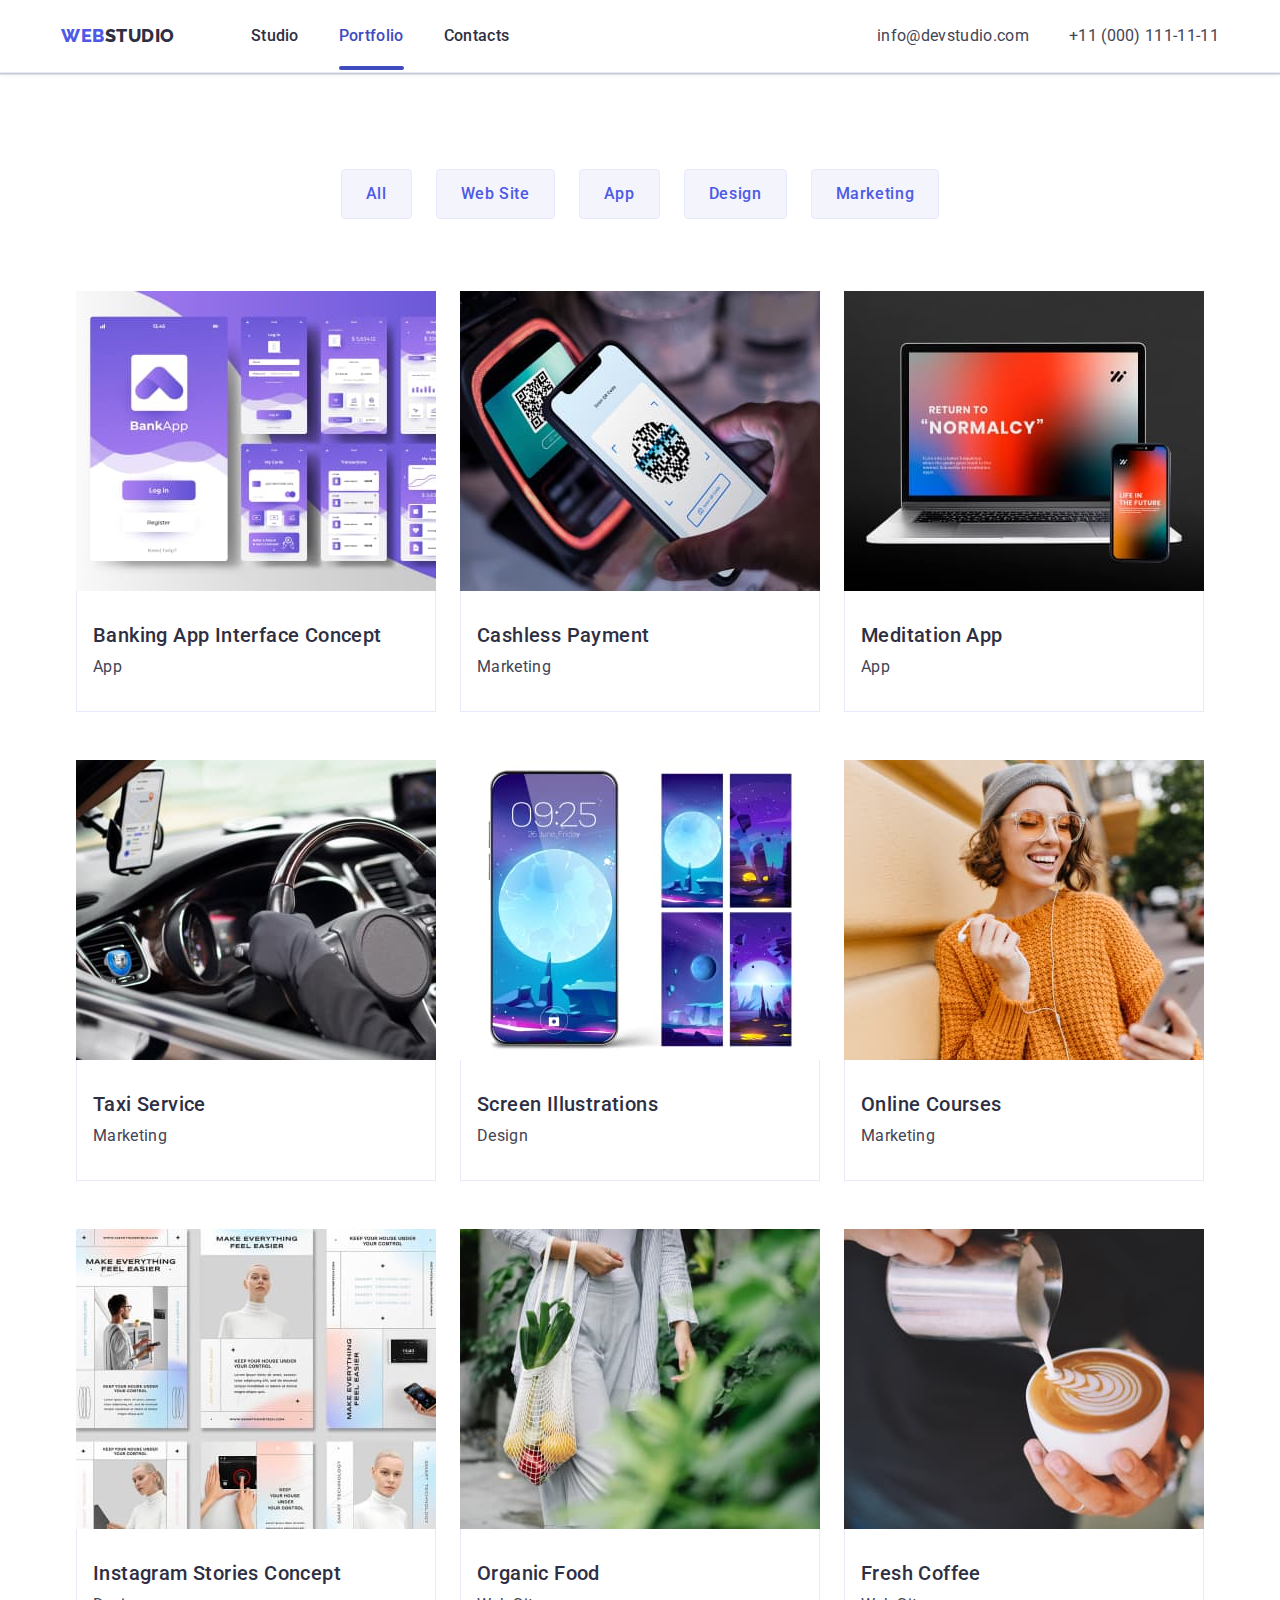
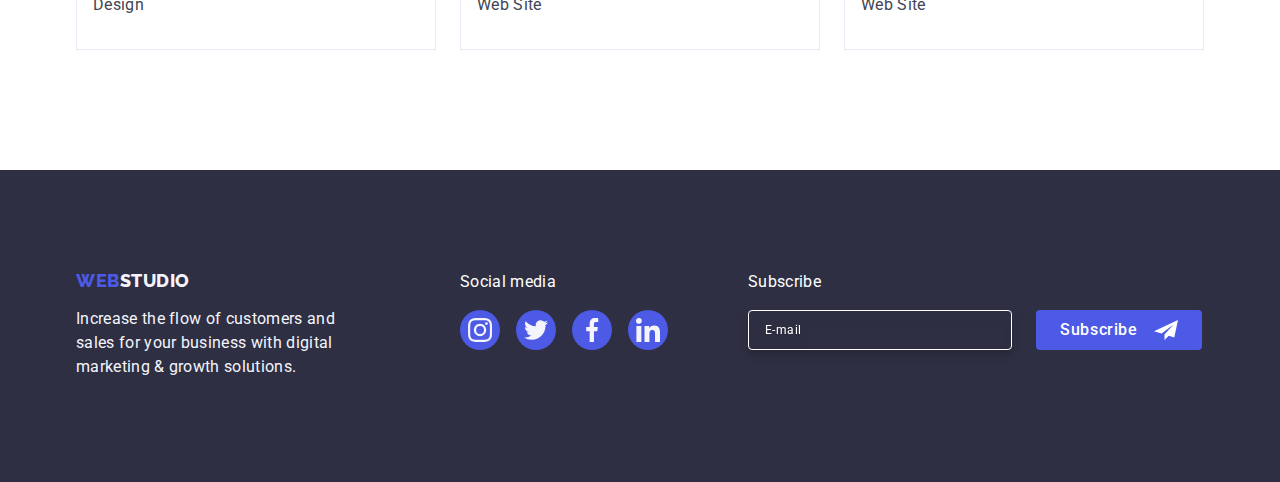
<file: portfolio.html>
<!DOCTYPE html>
<html lang="en">
<head>

    <meta charset="UTF-8">
    <meta name="viewport" content="width=device-width, initial-scale=1.0">
    <title>WEBSTUDIO</title>

    <link rel="preconnect" href="https://fonts.googleapis.com" />
    <link rel="preconnect" href="https://fonts.gstatic.com" crossorigin />
    <link href="https://fonts.googleapis.com/css2?family=Raleway:wght@800&family=Roboto:wght@400;500;700;900&display=swap" rel="stylesheet" />

    <!--Normilize-->
    <link rel="stylesheet" href="https://cdn.jsdelivr.net/npm/modern-normalize@2.0.0/modern-normalize.min.css">

    <link rel="stylesheet" href="./css/styles.css" />
    
</head>
<body class="page">
    <!--Top line-->
    <header class="header"> 
    <div class="header-container">
    <nav class="header-nav">
    <!--Links on other page-->
    <a 
      class="header-logo link" href="./index.html"
      >Web<span class="accent">Studio</span>
    </a>
        <ul class="header-list list">
          <li class="header-item">
            <a class="header-link link" href="./index.html">Studio</a>
        </li>
          <li class="header-item">
            <a class="header-link link active" href="./portfolio.html">Portfolio</a>
        </li>
          <li class="header-item">
            <a class="header-link link" href="">Contacts</a>
        </li>       
        </ul>
      </nav>
      <address class="address">
        <ul  class="list contact">
          <li>
            <a class="link contact-link" href="mailto:info@devstudio.com">info@devstudio.com</a>
        </li>
          <li>
            <a class="link contact-link" href="tel:+110001111111">+11 (000) 111-11-11</a>
        </li>
        </ul>
      </address>
    </div>
    </header>
    
    <!--Sections button-->
    <main>

    <section class="section-main">
    <div class="container">
    <h1 class="visually-hidden">Portfolio</h1>

        <ul class="list btn">
          <li>
            <button class="btn-text" type="button">All</button>
          </li> 
          <li>
            <button class="btn-text" type="button">Web Site</button>
          </li>
          <li>
            <button class="btn-text" type="button">App</button>
          </li>
          <li>
            <button class="btn-text" type="button">Design</button>
          </li>
          <li>
            <button class="btn-text" type="button">Marketing</button>
          </li>
        </ul>
        <!--Sections photo-->
    <ul class="list gallery">

        <li class="gallery-list">
            <a class="card-link" href="">
              <div class="card-top-wrap">
                <img src="./images/imagesportfolio/app.jpg" alt="app" width="360" height="300">
                <p class="card-cover-text">
                  14 Stylish and User-Friendly App Design Concepts · Task
                  Manager App · Calorie Tracker App · Exotic Fruit Ecommerce
                  App · Cloud Storage App
                </p>
              </div>
              <div class="card-border">
                  <h2 class="gallery-title">Banking App Interface Concept</h2>
                  <p class="gallery-text">App</p>
              </div>
            </a>
        </li>
        <li class="gallery-list">
            <a class="card-link" href="">
              <div class="card-top-wrap">
                  <img src="./images/imagesportfolio/qrcode.jpg" alt="qrcode" width="360" height="300">
                  <p class="card-cover-text">
                    14 Stylish and User-Friendly App Design Concepts · Task
                    Manager App · Calorie Tracker App · Exotic Fruit Ecommerce
                    App · Cloud Storage App
                  </p>
              </div>
              <div class="card-border">
                  <h2 class="gallery-title">Cashless Payment</h2>
                  <p class="gallery-text">Marketing</p>
                  </div>
                </a>
            </li>
        <li class="gallery-list">
            <a class="card-link" href="">
                <div class="card-top-wrap">
                  <img src="./images/imagesportfolio/laptop.jpg" alt="laptop" width="360" height="300">
                  <p class="card-cover-text">
                    14 Stylish and User-Friendly App Design Concepts · Task
                    Manager App · Calorie Tracker App · Exotic Fruit Ecommerce
                    App · Cloud Storage App
                  </p>
                </div>
                <div class="card-border">
                  <h2 class="gallery-title">Meditation App</h2>
                  <p class="gallery-text">App</p>
                </div>
            </a>
        </li>
        <li class="gallery-list">
            <a class="card-link" href="">
              <div class="card-top-wrap">
                <img src="./images/imagesportfolio/taxi.jpg" alt="taxi" width="360" height="300">
                  <p class="card-cover-text">
                    14 Stylish and User-Friendly App Design Concepts · Task
                    Manager App · Calorie Tracker App · Exotic Fruit Ecommerce
                    App · Cloud Storage App
                  </p>
              </div>
              <div class="card-border">
                  <h2 class="gallery-title">Taxi Service</h2>
                  <p class="gallery-text">Marketing</p>
              </div>
            </a>
        </li>
        <li class="gallery-list">
            <a class="card-link" href="">
              <div class="card-top-wrap">
                <img src="./images/imagesportfolio/screen.jpg" alt="screen" width="360" height="300">
                  <p class="card-cover-text">
                    14 Stylish and User-Friendly App Design Concepts · Task
                    Manager App · Calorie Tracker App · Exotic Fruit Ecommerce
                    App · Cloud Storage App
                  </p>
              </div>
              <div class="card-border">
                  <h2 class="gallery-title">Screen Illustrations</h2>
                  <p class="gallery-text">Design</p>
              </div>
            </a>
        </li>
        <li class="gallery-list">
            <a class="card-link" href="">
              <div class="card-top-wrap">
                <img src="./images/imagesportfolio/girl.jpg" alt="girl" width="360" height="300">
                  <p class="card-cover-text">
                    14 Stylish and User-Friendly App Design Concepts · Task
                    Manager App · Calorie Tracker App · Exotic Fruit Ecommerce
                    App · Cloud Storage App
                  </p>
              </div>    
              <div class="card-border">
                  <h2 class="gallery-title">Online Courses</h2>
                  <p class="gallery-text">Marketing</p>
              </div>
            </a>
          </li>
          <li class="gallery-list">
              <a class="card-link" href="">
                <div class="card-top-wrap">
                    <img src="./images/imagesportfolio/stories.jpg" alt="stories" width="360" height="300">
                    <p class="card-cover-text">
                      14 Stylish and User-Friendly App Design Concepts · Task
                      Manager App · Calorie Tracker App · Exotic Fruit Ecommerce
                      App · Cloud Storage App
                    </p>
                </div>
                <div class="card-border">
                    <h2 class="gallery-title">Instagram Stories Concept</h2>
                    <p class="gallery-text">Design</p>
                </div>
              </a>
          </li>
            <li class="gallery-list">
                <a class="card-link" href="">
                  <div class="card-top-wrap">
                    <img src="./images/imagesportfolio/vegetable.jpg" alt="vegetable" width="360" height="300">
                    <p class="card-cover-text">
                      14 Stylish and User-Friendly App Design Concepts · Task
                      Manager App · Calorie Tracker App · Exotic Fruit Ecommerce
                      App · Cloud Storage App
                    </p>
                </div>
                <div class="card-border">
                    <h2 class="gallery-title">Organic Food</h2>
                    <p class="gallery-text">Web Site</p>
                </div>
              </a>
          </li>
          <li class="gallery-list">
              <a class="card-link" href="">
                <div class="card-top-wrap">
                  <img src="./images/imagesportfolio/coffee.jpg" alt="coffee" width="360" height="300">
                    <p class="card-cover-text">
                      14 Stylish and User-Friendly App Design Concepts · Task
                      Manager App · Calorie Tracker App · Exotic Fruit Ecommerce
                      App · Cloud Storage App
                    </p>
                </div>
                <div class="card-border">
                    <h2 class="gallery-title">Fresh Coffee</h2>
                    <p class="gallery-text">Web Site</p>
                </div>
              </a>
          </li>
      </ul>
    </div>
  </section>
  </main>
    <!--Buttom-->
    <footer class="page-footer">
      <div class="container page-footer-link">
        <div class="footer-container">
          <a class="link footer-logo" href="">Web<span class="accent-color">Studio</span></a>
          <p class="text">
            Increase the flow of customers and sales for your business with digital marketing & growth solutions.
          </p>
        </div>
    
        <div class="footer-link">
          <p class="text-footer">Social media</p>
    
          <ul class="link-card-footer list">
            <li class="team-link-card">
              <a class="team-link socials-footer" href="" aria-label="Instagram">
                <svg class="team-icon" width="24" height="24">
                  <use href="./images/icons.svg#icon-instagram"></use>
                </svg>
              </a>
            </li>
            <li class="team-link-card">
              <a class="team-link socials-footer" href="" aria-label="Twitter">
                <svg class="team-icon" width="24" height="24">
                  <use href="./images/icons.svg#icon-twitter"></use>
                </svg>
              </a>
            </li>
            <li class="team-link-card">
              <a class="team-link socials-footer" href="" aria-label="Facebook">
                <svg class="team-icon" width="24" height="24">
                  <use href="./images/icons.svg#icon-facebook"></use>
                </svg>
              </a>
            </li>
            <li class="team-link-card">
              <a class="team-link socials-footer" href="" aria-label="Linkedin">
                <svg class="team-icon" width="24" height="24">
                  <use href="./images/icons.svg#icon-linkedin"></use>
                </svg>
              </a>
            </li>
          </ul>
        </div>
        <div class="footer-subscribe">
          <p class="text-footer">Subscribe</p>
          <form class="subscribe-form" name="subscribe_form">
            <label class="subscribe-form-label">
              <input class="subscribe-form-input" type="email" name="form-email" placeholder="E-mail" />
            </label>
            <button class="footer-subscribe-btn" type="submit">Subscribe
              <svg class="footer-btn-icon" width="24" height="24">
                <use href="./images/icons.svg#icon-telegram"></use>
              </svg>
            </button>
          </form>
        </div>
      </div>
    </footer>
</body>
</html>
</file>
<file: css/styles.css>
:root {
  --color-iris: #4d5ae5;
  --color-title: #2e2f42;
  --color-text: #434455;
  --color-link: #434455;
  --color-white: #ffffff;
  --background-hero: #2e2f42;
  --lightslate: #8e8f99;
  --ocean: #404bbf;
  --green-hover: #31d0aa;
  --cloud: #f4f4fd;
  --navyblue-modal: rgba(46, 47, 66, 0.4);
  --dairy-modal: #fcfcfc;
  --cornflower-close: #e7e9fc;
  --navyblue: #2e2f42;
}

body {
  color: var(--color-text);
  background-color: var(--color-white);
  font-family: 'Roboto', sans-serif;
  font-style: normal;
  letter-spacing: 0.02em;
}

/* Reset */
h1,
h2,
h3,
h4,
h5,
h6,
p {
  color: var(--color-title);
  margin: 0;
}

img {
  display: block;
  max-width: 100%;
  height: auto;
}

ul,
ol {
  list-style: none;
  margin: 0;
  padding: 0;
}

a {
  text-decoration: none;
  color: currentColor;
}

button {
  font-family: inherit;
  cursor: pointer;
}

.list {
  list-style: none;
}

.link {
  text-decoration: none;
}

/* Base styles */
.visually-hidden {
  position: absolute;
  width: 1px;
  height: 1px;
  margin: -1px;
  border: 0;
  padding: 0;
  white-space: nowrap;
  clip-path: inset(100%);
  clip: rect(0, 0, 0, 0);
  overflow: hidden;
}

@media only screen and (max-width: 767px) {
  .feature-section {
    padding: 96px 0;
  }

  .section-team {
    padding: 96px 0;
  }
}

@media only screen and (min-width: 768px) {
  .feature-section {
    padding: 96px 0;
  }
}

@media only screen and (min-width: 1158px) {
  .feature-section {
    padding: 120px 0;
  }
}

/* Base styles for small devices */
@media only screen and (max-width: 767px) {
  .container {
    min-width: 320px;
    max-width: 428px;
    padding-left: 16px;
    padding-right: 16px;
    margin-left: auto;
    margin-right: auto;
  }
}

/* Tablet screen */
@media screen and (min-width: 767px) {
  .container {
    max-width: 768px;
    max-width: 768px;
    padding-left: 16px;
    padding-right: 16px;
    margin-left: auto;
    margin-right: auto;
  }
}

/* Desktop screen */
@media only screen and (min-width: 1157px) {
  .container {
    max-width: 1158px;
    margin-left: auto;
    margin-right: auto;
    padding: 0 15px;
  }
}

/* Header styles */

@media only screen and (max-width: 767px) {
  .header-item {
    display: none;
  }

  .address {
    display: none;
  }

  .header {
    padding-top: 24px;
    padding-bottom: 24px;
    padding-left: 16px;
    padding-right: 16px;
  }
}

@media only screen and (min-width: 768px) {
  .header {
    padding-top: 16px;
    padding-bottom: 16px;
    padding-left: 16px;
    padding-right: 16px;
    border-bottom: 1px solid #e7e9fc;
    box-shadow: 0px 1px 6px 0px rgba(46, 47, 66, 0.08),
      0px 1px 1px 0px rgba(46, 47, 66, 0.16),
      0px 2px 1px 0px rgba(46, 47, 66, 0.08);
  }

  .contact {
    display: flex;
    flex-direction: column;
    align-items: center;
    gap: 12px;
  }

  .contact-link {
    color: var(--color-link);
    font-size: 12px;
    font-weight: 400;
    line-height: 1.17;
    letter-spacing: 0.48px;
    text-decoration: none;
    transition: color 250ms cubic-bezier(0.4, 0, 0.2, 1);
  }

  .header-link.active::after {
    content: '';
    position: absolute;
    bottom: -8px;
    left: 0;

    display: block;
    width: 100%;
    height: 4px;
    background-color: var(--ocean);

    border-radius: 2px;
  }
}

@media only screen and (min-width: 1157.98px) {
  .header {
    padding-left: 16px;
    padding-right: 16px;
    padding: auto;
    padding-top: 24px;
    padding-bottom: 24px;
    border-bottom: 1px solid #e7e9fc;
    box-shadow: 0px 1px 6px 0px rgba(46, 47, 66, 0.08),
      0px 1px 1px 0px rgba(46, 47, 66, 0.16),
      0px 2px 1px 0px rgba(46, 47, 66, 0.08);
  }

  .contact {
    display: flex;
    flex-direction: row;
    align-items: center;
    gap: 40px;
  }

  .contact-link {
    color: var(--color-link);
    font-style: normal;
    font-size: 16px;
    font-weight: 400;
    line-height: 1.5;
    letter-spacing: 0.32px;
    text-decoration: none;
    transition: color 250ms cubic-bezier(0.4, 0, 0.2, 1);
  }

  .header-link.active::after {
    content: '';
    position: absolute;
    bottom: -1px;
    left: 0;
    display: block;
    width: 100%;
    height: 4px;
    background-color: var(--ocean);
    border-radius: 2px;
  }
}

.header-logo {
  margin-right: 76px;
  font-family: 'Raleway', sans-serif;
  font-weight: 800;
  font-size: 18px;
  line-height: 1.17;
  letter-spacing: 0.03em;
  color: var(--color-iris);
  text-decoration: none;
  text-transform: uppercase;
  display: inline-block;
}

.header-container {
  display: flex;
  align-items: center;
  justify-content: space-between;
}

/*  .header {
      display: block;
      border-bottom: 1px solid #e7e9fc;
      box-shadow:
      0px 1px 6px 0px rgba(46, 47, 66, 0.08),
      0px 1px 1px 0px rgba(46, 47, 66, 0.16),
      0px 2px 1px 0px rgba(46, 47, 66, 0.08);
    }  */

.header-nav {
  display: flex;
  align-items: center;
}

.header-list {
  display: flex;
  align-items: center;
  gap: 40px;
}

.accent {
  color: var(--color-title);
}

.header-link {
  position: relative;
  color: var(--color-title);
  font-weight: 500;
  font-size: 16px;
  line-height: 1.5;
  text-decoration: none;
  padding: 24px 0;
  transition: color 250ms cubic-bezier(0.4, 0, 0.2, 1);
}

/*  .header-link.active::after {
      content: '';
      position: absolute;
      bottom: -1px;
      left: 0;
    
      display: block;
      width: 100%;
      height: 4px;
      background-color: var(--ocean);
    
      border-radius: 2px;
    }  */

.active {
  color: var(--ocean);
}

.header-link.active:hover,
.header-link.active:focus {
  color: #404bbf;
  transition: 250ms cubic-bezier(0.4, 0, 0.2, 1);
}

.contact-link:hover,
.contact-link:focus {
  color: #404bbf;
  transition: 250ms cubic-bezier(0.4, 0, 0.2, 1);
}

.site-nav .link:active {
  color: var(--color-iris);
}

.address {
  font-style: normal;
}



/*
    @media only screen and (min-width: 1158px) {
      .header-logo {
      margin-right: 76px;
      }
      .header-nav {
      margin-right: 332px;
        }
      }

     /* .address {
        display: none;
      }
      .header {
        padding-top: 24px;
        padding-bottom: 24px;
        } */

/*
   @media only screen and (min-width: 768px) {
      .header-list {
         header padding-top: 16px;
        padding-bottom: 16px; 
        display: flex;
        flex-direction: column;
        gap: 12px;
        padding: 0;
        }
      .contact-link {
        font-size: 12px;
        font-style: normal;
        line-height: 1.17;
        letter-spacing: 0.48px;
        color: var(--main-textcolor);
        transition: color 250ms cubic-bezier(0.4, 0, 0.2, 1);
        }
      }

   @media only screen and (min-width: 1158px) {
      .header-list {
        padding-top: 24px;
        padding-bottom: 24px;  
        display: flex;
        flex-direction: column;
        gap: 12px;
        padding: 0;
        }
      .contact-link {
        font-size: 12px;
        font-style: normal;
        line-height: 1.17;
        letter-spacing: 0.48px;
        color: var(--main-textcolor);
        transition: color 250ms cubic-bezier(0.4, 0, 0.2, 1);
      }
        }
        
   @media only screen and (min-width: 1158px) {
     .header-list {
        flex-direction: row;
        gap: 40px;
     }
      
      .contacts-link {
        font-size: 16px;
        line-height: 1.5;
        letter-spacing: 0.02em;
          }
            }
      
   @media only screen and (max-width: 767px) {
      .header-nav {
        display: none;
          }
      
      .header-list {
        display: none;
          }
        } */

.header-container {
  margin: auto;
  max-width: 1158px;
  display: flex;
  align-items: center;
  justify-content: space-between;
}


/* Hero */
@media only screen and (max-width: 767px) {
  .hero {
    /*padding-top: 188px;
      padding-bottom: 188px; */

    padding-top: 112px;
    padding-bottom: 112px;
    background: var(--background-hero);
    max-width: 428px;
    /*max-width: 1440px;*/

    margin: 0 auto;
    background-repeat: no-repeat;
    background-position: center;
    background-size: cover;
    background-image: linear-gradient(
        rgba(46, 47, 66, 0.7),
        rgba(46, 47, 66, 0.7)),
        url(../images/mob-bg@1x.jpg);
      }

  @media (min-device-pixel-ratio: 2),
  (min-resolution: 192dpi),
  (min-resolution: 2dppx) {
    .hero {
      background-image: linear-gradient(
        rgba(46, 47, 66, 0.7),
        rgba(46, 47, 66, 0.7)),
        url(../images/mob-bg@2x.jpg);
      }
    }
  }

  .hero-title {
    text-align: center;
    color: var(--color-white);
    font-size: 36px;
    line-height: 1.11;
    letter-spacing: 0.02em;
    margin-bottom: 48px;
    max-width: 496px;
    margin: 0 auto 48px auto;
  }

@media only screen and (min-width: 768px) {
  .hero {
    padding-top: 112px;
    padding-bottom: 112px;
    background: var(--background-hero);
    max-width: 767px;
    margin: 0 auto;
    background-image: 
        linear-gradient(
        rgba(46, 47, 66, 0.7),
        rgba(46, 47, 66, 0.7)),
        url(../images/tab-bg@1x.jpg);
    background-repeat: no-repeat;
    background-position: center;
    background-size: cover;
  }

  @media (min-device-pixel-ratio: 2),
  (min-resolution: 192dpi),
  (min-resolution: 2dppx) {
    .hero {
      background-image: linear-gradient(
       rgba(46, 47, 66, 0.7),
       rgba(46, 47, 66, 0.7)),
        url(../images/tab-bg@2x.jpg);
    }
  }

  .hero-title {
    color: var(--color-white);
    font-weight: 700;
    font-size: 56px;
    line-height: 1.07;
    letter-spacing: 0.02em;
    text-align: center;
    max-width: 496px;
    margin: 0 auto;
    margin-bottom: 48px;
  }
}

@media only screen and (min-width: 1157px) {
  .hero {
    padding-top: 188px;
    padding-bottom: 188px;
    background: var(--background-hero);
    max-width: 1440px;
    margin: 0 auto;
    background-image: linear-gradient(
        rgba(46, 47, 66, 0.7),
        rgba(46, 47, 66, 0.7)),
        url(../images/bgimg@1x.jpg);
    background-repeat: no-repeat;
    background-position: center;
    background-size: cover;
  }

  @media (min-device-pixel-ratio: 2),
  (min-resolution: 192dpi),
  (min-resolution: 2dppx) {
    .hero {
      background-image: linear-gradient(
          rgba(46, 47, 66, 0.7),
          rgba(46, 47, 66, 0.7)),
          url(../images/bgimg@2x.jpg);
      }
    }

  .hero-title {
    color: var(--color-white);
    font-weight: 700;
    font-size: 56px;
    line-height: 1.07;
    letter-spacing: 0.02em;
    text-align: center;
    max-width: 496px;
    margin: 0 auto;
    margin-bottom: 48px;
  }
}

.hero-button {
  display: block;
  margin: 0 auto;
  min-width: 169px;
  height: 56px;
  left: 636px;
  top: 428px;
  background: var(--color-iris);
  color: var(--color-white);
  font-family: 'Roboto', sans-serif;
  ;
  font-weight: 500;
  font-size: 16px;
  line-height: 1.5;
  letter-spacing: 0.04em;
  cursor: pointer;
  border: none;
  border-radius: 4px;
  transition: background-color 250ms cubic-bezier(0.4, 0, 0.2, 1);
}

.hero-button:hover,
.hero-button:focus {
  background-color: #404bbf;
  transition: 250ms cubic-bezier(0.4, 0, 0.2, 1);
}

/* About us section */

/*  .feature-section {
    padding: 96px 0;} */

@media only screen and (max-width: 767px) {
  .feature {
    display: flex;
    text-align: center;
    justify-content: center;
    flex-wrap: wrap;
    row-gap: 72px;
  }

  .feature-title {
    font-size: 36px;
    color: var(--color-title);
    font-weight: 700;
    line-height: 1.11;
    letter-spacing: 0.02em;
    text-transform: capitalize;
    margin-bottom: 8px;
  }

  .feature-text {
    color: var(--color-text);
    font-size: 16px;
    letter-spacing: 0.32px;
    line-height: 1.5;
    font-weight: 500;
    text-align: left;
  }
}

@media only screen and (min-width: 768px) {
  .feature {
    display: flex;
    justify-content: center;
    flex-wrap: wrap;
    gap: 72px 24px;
  }

  .feature-list {
    width: calc((100% - 48px) / 2);
  }

  .feature-title {
    font-size: 36px;
    font-weight: 700;
    line-height: 1.11;
    letter-spacing: 0.72px;
    text-transform: capitalize;
    margin-bottom: 8px;
  }

  .feature-text {
    font-size: 16px;
    font-weight: 500;
    line-height: 1.5;
    letter-spacing: 0.32px;
    color: var(--color-text);
  }
}

@media only screen and (min-width: 1157.98px) {

  /*list feature*/
  .feature {
    display: flex;
    gap: 24px;
  }

  .icon-container {
    display: flex;
    justify-content: center;
    align-items: center;
    width: 264px;
    height: 112px;
    border-radius: 4px;
    background: #f4f4fd;
    margin-bottom: 8px;
  }

  .feature-list {
    width: calc((100% - 72px) / 4);
  }

  .feature-title {
    color: var(--color-title);
    font-weight: 500;
    font-size: 20px;
    line-height: 1.2;
    letter-spacing: 0.02em;
    margin-bottom: 8px;
  }

  .feature-text {
    color: var(--color-text);
    font-size: 16px;
    font-style: normal;
    font-weight: 400;
    line-height: 1.5;
    letter-spacing: 0.32px;
  }
}

@media only screen and (max-width: 767px) {
  .icon-container {
    display: none;
  }
}

@media only screen and (max-width: 1157px) {
  .icon-container {
    display: none;
  }
}

.feature-icon {}

/*@media only screen and (min-width: 1158px) {
    .feature-section {
        padding: 120px 0;
      }
    }
    .text {
    line-height: 1.5;
    }  */

/* What are we doing */

@media only screen and (max-width: 1157px) {
  .section-pic {
    /*padding-bottom: 120px; */
    display: none;
  }
}

.section-pic {
  padding-bottom: 120px;
}

.section-title {
  margin-bottom: 72px;
  color: var(--color-title);
  font-size: 36px;
  line-height: 1.11;
  letter-spacing: 0.02em;
  text-align: center;
  text-transform: capitalize;
}

.section-pic-img {
  display: flex;
  gap: 24px;
}

.images {
  width: calc((100% - 48px) / 3);
}

/* Our Team */
@media only screen and (max-width: 767px) {
  .team {
    display: flex;
    flex-direction: column;
    gap: 72px;
    row-gap: 72px;
    align-items: center;
  }

  .team-card {
    background-color: #ffffff;
    box-shadow: 0px 1px 6px rgba(46, 47, 66, 0.08),
      0px 1px 1px rgba(46, 47, 66, 0.16), 0px 2px 1px rgba(46, 47, 66, 0.08);
    border-radius: 0px 0px 4px 4px;
  }

  .section-team {
    padding: 96px 0;
  }

  .card-container {}

  .section-team {
    background-color: var(--cloud);
  }
}

@media only screen and (min-width: 767px) {
  .team {
    display: flex;
    flex-wrap: wrap;
    justify-content: center;
    gap: 64px 24px;
  }

  .team-card {
    background-color: #ffffff;
    box-shadow: 0px 1px 6px rgba(46, 47, 66, 0.08),
      0px 1px 1px rgba(46, 47, 66, 0.16), 0px 2px 1px rgba(46, 47, 66, 0.08);
    border-radius: 0px 0px 4px 4px;
  }

  .section-team {
    padding: 96px 0;
  }

  .section-team {
    background-color: var(--cloud);
  }
}

@media only screen and (min-width: 1157.98px) {
  .team {
    display: flex;
    gap: 24px;
  }

  .team-card {
    background-color: #ffffff;
    box-shadow: 0px 1px 6px rgba(46, 47, 66, 0.08),
      0px 1px 1px rgba(46, 47, 66, 0.16), 0px 2px 1px rgba(46, 47, 66, 0.08);
    border-radius: 0px 0px 4px 4px;
    width: calc((100% - 72px) / 4);
  }

  .section-team {
    background-color: #f4f4fd;
    padding: 120px 0;
  }
}

.title {
  margin-bottom: 72px;
}

/*  .team {
      display: flex;
      gap: 24px;
    }  */
.team-title {
  color: var(--color-title);
  font-weight: 500;
  font-size: 20px;
  line-height: 1.2;
  letter-spacing: 0.02em;
  text-transform: capitalize;
  text-align: center;
  margin-bottom: 8px;
}

.team-text {
  color: var(--color-text);
  font-weight: 400;
  font-size: 16px;
  line-height: 1.5;
  text-align: center;
  /*  margin: 0; */
  margin-bottom: 8px;
}

.link-card {
  display: flex;
  /*  flex-direction: row;
        align-items: center;  */
  justify-content: center;
  gap: 24px;
}

.team-link-card {}

.team-link {
  display: flex;
  justify-content: center;
  align-items: center;

  width: 40px;
  height: 40px;

  border-radius: 50%;
  background-color: var(--color-iris);
  transition: background-color 250ms cubic-bezier(0.4, 0, 0.2, 1);
}

.team-link:hover,
.team-link:focus {
  background-color: var(--ocean);
}

.team-icon {
  fill: var(--cloud);
}

.team-list {
  padding: 32px 0;
}

.section-our-team {
  background-color: #f4f4fd;
  padding: 120px 0;
}
 .our-team {
    background-color: #f4f4fd;
    padding: 120px 0;
    }
    /*
    .section-our-team {
      background-color: #f4f4fd;
      padding: 120px 0;
    } 
    .our-title {
    color: var(--color-title);
    font-weight: 700;
    font-size: 36px;
    line-height: 1.11;
    text-align: center;
    letter-spacing: 0.02em;
    text-transform: capitalize;
    }
    .team-list {
      padding: 32px 16px;
    }  */

/* Footer */

@media only screen and (max-width: 767px) {
  .page-footer-link {
    display: flex;
    align-items: center;
    flex-direction: column;
    gap: 72px;
  }

  .footer-subscribe {
    width: 100%;
  }

  .subscribe-form {
    display: flex;
    gap: 24px;
    flex-direction: column;
    align-items: center;
  }

  .subscribe-form-label {
    width: 100%;
    height: 40px;
  }

  .subscribe-form-input {
    width: 100%;
    height: 40px;

    font-size: 12px;
    font-style: normal;
    font-weight: 400;
    line-height: 1.5;
    letter-spacing: 0.48px;

    padding: 8px 16px;
    color: var(--color-white);
    background-color: transparent;

    border-radius: 4px;
    border: 1px solid var(--color-white);
    box-shadow: 0px 4px 4px 0px rgba(0, 0, 0, 0.15);
    filter: drop-shadow(0px 4px 4px rgba(0, 0, 0, 0.15));
  }

  .page-footer {
    text-align: center;
    padding-top: 96px;
    padding-bottom: 96px;
    background: var(--background-hero);
  }

  .text-footer {
    font-size: 16px;
    font-family: Roboto;
    font-style: normal;
    font-weight: 500;
    line-height: 1.5;
    letter-spacing: 0.32px;
    color: var(--color-white);
    margin-bottom: 16px;
  
  }
}

@media only screen and (min-width: 767px) {
  .page-footer-link {
    display: flex;
    flex-wrap: wrap;
    width: 585px;
  }

  .subscribe-form-input {
    width: 264px;
    height: 40px;

    font-size: 12px;
    font-style: normal;
    font-weight: 400;
    line-height: 1.5;
    letter-spacing: 0.48px;

    padding: 8px 16px;
    color: var(--color-white);
    background-color: transparent;

    border-radius: 4px;
    border: 1px solid var(--color-white);
    box-shadow: 0px 4px 4px 0px rgba(0, 0, 0, 0.15);
    filter: drop-shadow(0px 4px 4px rgba(0, 0, 0, 0.15));
  }
}

  .footer-container {
  /*  margin-bottom: 72px;
    margin-right: 24px;*/
  }  

  .page-footer {
    padding-top: 96px;
    padding-bottom: 96px;
    background: var(--background-hero);
  }

  .text-footer {
    font-size: 16px;
    font-family: Roboto;
    font-style: normal;
    font-weight: 500;
    line-height: 1.5;
    letter-spacing: 0.32px;
    color: var(--color-white);
    margin-bottom: 16px;
  }


@media only screen and (min-width: 1157.98px) {
  .subscribe-form-input {
    width: 264px;
    height: 40px;

    font-size: 12px;
    font-style: normal;
    font-weight: 400;
    line-height: 1.5;
    letter-spacing: 0.48px;

    padding: 8px 16px;
    color: var(--color-white);
    background-color: transparent;

    border-radius: 4px;
    border: 1px solid var(--color-white);
    box-shadow: 0px 4px 4px 0px rgba(0, 0, 0, 0.15);
    filter: drop-shadow(0px 4px 4px rgba(0, 0, 0, 0.15));
  }

  .footer-container {
    margin-right: 120px;
  }

  .footer-link {
    margin-right: 80px;
  }

  .page-footer-link {
    display: flex;
    flex-wrap: nowrap;
    width: 1158px;
  }

  .page-footer {
    height: 312px;
    padding-top: 100px;
    padding-bottom: 100px;
    background: var(--background-hero);
  }

  .text-footer {
    font-size: 16px;
    font-family: Roboto;
    font-style: normal;
    font-weight: 400;
    line-height: 1.5;
    letter-spacing: 0.32px;
    color: var(--color-white);
    margin-bottom: 16px;
  }
}

.footer-logo {
  font-family: 'Raleway', sans-serif;
  /*  letter-spacing: 0;  */
  font-weight: 800;
  font-size: 18px;
  line-height: 1.17;
  letter-spacing: 0.03em;
  color: var(--color-iris);
  text-decoration: none;
  text-transform: uppercase;
  display: inline-block;
  margin-bottom: 16px;
}

.accent-color {
  color: #f4f4fd;
}

.page-footer .text {
  width: 264px;
  color: #f4f4fd;
  font-size: 16px;
  line-height: 1.5;
}

.link-card-footer {
  display: flex;
  gap: 16px
}

.team-link {
  transition: background-color 250ms cubic-bezier(0.4, 0, 0.2, 1);
}

.socials-footer:hover,
.socials-footer:focus {
  background-color: var(--green-hover);
}

/*    .page-footer {
      padding-top: 100px;
      padding-bottom: 100px;
      background: var(--background-hero);
    }
    .text-footer {
      font-size: 16px;
      font-family: Roboto;
      font-style: normal;
      font-weight: 500;
      line-height: 1.5;
      letter-spacing: 0.32px;
      color: var(--color-white);
      margin-bottom: 16px;
    }

    .page-footer-link {
       display: flex;
       align-items: baseline;
    }
    .footer-container {
      margin-right: 120px;
    }
   .team-link {
      display: flex;
      justify-content: center;
      align-items: center;
      width: 40px;
      height: 40px;
      border-radius: 50%;
      background-color: #4d5ae5;
      transition: background-color 250ms cubic-bezier(0.4, 0, 0.2, 1);
    } 
    
    .team-icon {
      fill: #f4f4fd;
    } 
    .footer-link {}
    */

/*Footer Subscribe*/

.footer-subscribe {
  /*  margin-bottom: 16px;
      margin-left: 80px;  */
}

.subscribe-form {
  width: 100%;
  display: flex;
  gap: 24px;
}

.subscribe-form-input::placeholder {
  color: var(--color-white);
}

.footer-subscribe-btn {
  min-width: 165px;
  height: 40px;

  font-style: normal;
  font-weight: 500;
  line-height: 1.5;
  letter-spacing: 0.64px;

  display: inline-flex;
  align-items: center;
  justify-content: center;
  padding: 8px 24px;
  color: var(--color-white);

  border-radius: 4px;
  background: var(--color-iris);
  border: none;
}

.footer-btn-icon {
  margin-left: 16px;
}

/*  .subscribe-form-input {
      width: 264px;
      height: 40px;
    
      font-size: 12px;
      font-style: normal;
      font-weight: 400;
      line-height: 1.5;
      letter-spacing: 0.48px;
    
      padding: 8px 16px;
      color: var(--color-white);
      background-color: transparent;
    
      border-radius: 4px;
      border: 1px solid var(--color-white);
      box-shadow: 0px 4px 4px 0px rgba(0, 0, 0, 0.15);
      filter: drop-shadow(0px 4px 4px rgba(0, 0, 0, 0.15));
    }  */

/* Portfolio */

.link-nav {
  padding-top: 24px;
  padding-bottom: 24px;
}

.section-main {
  padding: 96px 0 120px 0;
}

.btn {
  display: flex;
  justify-content: center;
  gap: 24px;
  margin-bottom: 72px;
}

.btn-text {
  color: var(--color-iris);
  background-color: #f4f4fd;
  font-family: inherit;
  font-weight: 500;
  font-size: 16px;
  line-height: 1.5;
  letter-spacing: 0.04em;
  cursor: pointer;
  list-style: none;
  padding: 12px 24px;
  background: #f4f4fd;
  border: 1px solid #e7e9fc;
  border-radius: 4px;

  transition: color 250ms cubic-bezier(0.4, 0, 0.2, 1),
    background-color 250ms cubic-bezier(0.4, 0, 0.2, 1),
    border-color 250ms cubic-bezier(0.4, 0, 0.2, 1),
    box-shadow 250ms cubic-bezier(0.4, 0, 0.2, 1);
}

.btn-text:hover,
.btn-text:focus {
  background-color: #404bbf;
  color: #ffffff;
  border: 1px solid transparent;
  box-shadow:
    0px 3px 1px rgba(0, 0, 0, 0.1),
    0px 2px 1px rgba(0, 0, 0, 0.08),
    0px 2px 2px rgba(0, 0, 0, 0.12);
}

.gallery-link {
  display: block;
  transition: box-shadow 250ms cubic-bezier(0.4, 0, 0.2, 1);
}

.card-link {
  display: block;
  transition: box-shadow 250ms cubic-bezier(0.4, 0, 0.2, 1);
}

.card-link:hover .card-cover-text,
.card-link:focus .card-cover-text {
  transform: translateY(0%);
}

.gallery {
  display: flex;
  flex-wrap: wrap;
  gap: 24px;
  row-gap: 48px;
}

.gallery-list {
  width: calc((100% - 48px) / 3);
  display: block;
  transition: box-shadow 250ms cubic-bezier(0.4, 0, 0.2, 1);
}

.card-link:hover,
.card-link:focus {
  box-shadow:
    0px 1px 6px rgba(46, 47, 66, 0.08),
    0px 1px 1px rgba(46, 47, 66, 0.16),
    0px 2px 1px rgba(46, 47, 66, 0.08);
}

.card-list:hover .card-cover-text {
  transform: translateY(0%);
}

.card-border {
  border: 1px solid #e7e9fc;
  border-top: none;
  padding-top: 32px;

  padding: 32px 16px;
}

.gallery-title {
  color: var(--color-title);
  font-weight: 500;
  font-size: 20px;
  line-height: 1.2;
  letter-spacing: 0.02em;
  margin-bottom: 8px;
}

.gallery-text {
  color: var(--color-text);
  font-weight: 400;
  font-size: 16px;
  line-height: 1.5;
  margin: 0;
}

/*Work card*/

.card-top-wrap {
  position: relative;
  width: 360px;
  height: 300px;
  flex-shrink: 0;
  overflow: hidden;
}

.card-cover-text {
  margin: 0;
  position: absolute;
  top: 0;
  background: var(--color-iris);
  color: var(--cloud);
  font-size: 16px;
  font-style: normal;
  font-weight: 400;
  line-height: 24px;
  letter-spacing: 0.32px;
  width: 100%;
  height: 100%;
  padding: 40px 32px;
  transform: translateY(100%);
  transition: transform 250ms cubic-bezier(0.4, 0, 0.2, 1);
}

/*Clients*/
@media only screen and (max-width: 767px) {
  .section-clients {
    padding: 96px 0;
    display: flex;
    justify-content: center;

  }

.container-clients {
  width: 100%;
  max-width: 960px;
    margin: 0 auto;
    display: flex;
    flex-wrap: wrap;
    justify-content: center;
  }
}

  .clients-list {
    display: flex;
    gap: 72px 24px;
    flex-wrap: wrap;
    justify-content: center;
    flex-direction: row;
  }

  .client-item {
     
    height: 88px;
    width: calc((100% - 16px)/ 2);
    

  }


@media only screen and (min-width: 767px) {
  .clients-list {
    display: flex;
    gap: 72px 24px;
    flex-wrap: wrap;
    flex-direction: row;
    justify-content: center;
    
  }

  .clients-item {
    width: 180px; 
    height: 88px;
    

  }

  
  .section-clients {
    padding: 96px 0;
    
  }
}

@media only screen and (min-width: 1157px) {
  .clients-list {
    display: flex;
    justify-content: center;
    gap: 24px;
    flex-direction: row;
    
  }

  .clients-item {
    width: 168px;
    height: 88px;
  }

  .section-clients {
    padding: 120px 0;
  }
}

.clients-link {
  display: flex;
  justify-content: center;
  align-items: center;

  width: 168px;
  height: 88px;
  

  color: var(--lightslate);
  border: 1px solid var(--lightslate);
  border-radius: 4px;
  transition: border-color 250ms cubic-bezier(0.4, 0, 0.2, 1),
    color 250ms cubic-bezier(0.4, 0, 0.2, 1);
}

.clients-link:hover,
.clients-link:focus {
  border-color: var(--ocean);
  color: var(--ocean);
}

.clients-icon {
  fill: currentColor;
}

.clients-link:hover .clients-icon,
.clients-link:focus {
  fill: var(--ocean);
}

@media only screen and (min-width: 768px) and (max-width: 1157px) {
  .client-item {
    width: 180px;
    /* Задайте фіксовану ширину для айтемів */
    height: 88px;
  }
}


/*Modal styles*/
.backdrop {
  position: fixed;
  top: 0;
  left: 0;
  width: 100%;
  height: 100%;

  background-color: var(--navyblue-modal);
  transition: opacity 250ms cubic-bezier(0.4, 0, 0.2, 1),
  visibility 250ms cubic-bezier(0.4, 0, 0.2, 1);
}

.backdrop.is-hidden {
  opacity: 0;
  visibility: hidden;
  pointer-events: none;
}

.modal-container {
  position: absolute;
  top: 50%;
  left: 50%;

  max-width: 392px;
  width: calc(100% - 30px);
  transform: translateX(-50%) translateY(-50%) scale(1);
  transition: transform 250ms cubic-bezier(0.4, 0, 0.2, 1);
  min-height: 584px;
  padding: 72px 24px 24px 24px;
  border-radius: 4px;

  background: var(--dairy-modal);
  box-shadow: 0px 2px 1px 0px rgba(0, 0, 0, 0.2),
    0px 1px 3px 0px rgba(0, 0, 0, 0.12), 0px 1px 1px 0px rgba(0, 0, 0, 0.14);
}

.modal-btn {
  position: absolute;
  top: 24px;
  right: 24px;

  transition: background-color 250ms cubic-bezier(0.4, 0, 0.2, 1),
    border 250ms cubic-bezier(0.4, 0, 0.2, 1);

  display: flex;
  align-items: center;
  justify-content: center;
  padding: 0;

  width: 24px;
  height: 24px;
  border-radius: 50%;
  border: 1px solid rgba(0, 0, 0, 0.1);
  background: var(--cornflower-close);
}

.modal-btn:hover,
.modal-btn:focus {
  background-color: var(--ocean);
  border: none;
  fill: var(--color-white);
}

.modal-icon {
  transition: fill 250ms cubic-bezier(0.4, 0, 0.2, 1);
}

/*Modal form*/

.modal-caption {
  display: block;
  text-align: center;
  margin-bottom: 16px;

  font-size: 16px;
  font-weight: 500;
  font-style: normal;
  line-height: 1.5;
  letter-spacing: 0.32px;

  color: var(--background-hero);
}

.modal-form-field-container {
  margin-bottom: 8px;
}

.modal-form-field {
  display: block;
  font-size: 12px;
  line-height: 1.17;
  letter-spacing: 0.04em;
  color: var(--lightslate);
  margin-bottom: 4px;
}

.modal-input {
  position: relative;
}

.modal-form-input {
  width: 100%;
  height: 40px;
  font-size: 18px;
  padding: 11px 38px;
  outline: transparent;
  background-color: transparent;
  border-radius: 4px;
  border: 1px solid rgba(46, 47, 66, 0.4);
  transition: border-color 250ms cubic-bezier(0.4, 0, 0.2, 1);
}

.modal-form-input:focus {
  border-color: var(--color-iris);
}

.modal-form-icon {
  position: absolute;
  bottom: 8px;
  left: 16px;
  top: 50%;
  transform: translateY(-50%);
  transition: fill 250ms cubic-bezier(0.4, 0, 0.2, 1);
}

.modal-form-input:focus+.modal-form-icon {
  fill: var(--color-iris);
}

.modal-form-comment {
  margin-bottom: 16px;
}

.modal-form-textarea {
  width: 100%;
  height: 120px;
  font-size: 12px;
  line-height: 1.17;
  letter-spacing: 0.48px;
  color: rgba(46, 47, 66, 0.4);
  background-color: transparent;
  outline: transparent;
  border-radius: 4px;
  border: 1px solid rgba(46, 47, 66, 0.4);
  transition: border-color 250ms cubic-bezier(0.4, 0, 0.2, 1);
  resize: none;
  padding: 8px 16px;
}

.modal-form-textarea:focus {
  border-color: var(--color-iris);
}

.modal-form-accept-container {
  display: flex;
  align-items: center;
  margin-bottom: 24px;
}

.modal-form-accept {
  color: var(--lightslate);
  font-family: Roboto;
  font-size: 12px;
  font-style: normal;
  font-weight: 400;
  line-height: 1.17;
  letter-spacing: 0.48px;
}

.modal-form-checkbox {}

.modal-form-custom-checkbox {
  display: inline-flex;
  align-items: center;
  justify-content: center;

  width: 16px;
  height: 16px;

  border-radius: 2px;
  border: 1px solid rgba(46, 47, 66, 0.4);

  transition: background-color 250ms cubic-bezier(0.4, 0, 0.2, 1),
    border 250ms cubic-bezier(0.4, 0, 0.2, 1),
    fill 250ms cubic-bezier(0.4, 0, 0.2, 1);
  fill: transparent;
}

.modal-form-checkbox:checked+.modal-form-accept>.modal-form-custom-checkbox {
  border-color: var(--ocean);
  background-color: var(--ocean);
  border: none;
  fill: var(--cloud);
  transition: border-color, background-color 250ms cubic-bezier(0.4, 0, 0.2, 1);
}

.modal-form-checkbox-icon {
  opacity: 0;
}

.modal-form-checkbox:checked+.modal-form-accept>.modal-form-custom-checkbox>.modal-form-checkbox-icon {
  opacity: 1;
}

.modal-form-accept-desc {}

.modal-checkbox-link {
  color: var(--color-iris);
  text-decoration: underline;
}

.modal-button {
  display: block;
  margin: 0 auto;
  min-width: 169px;
  height: 56px;
  left: 636px;
  top: 428px;
  background-color: var(--color-iris);
  color: var(--color-white);
  font-family: inherit;
  font-weight: 500;
  font-size: 16px;
  line-height: 1.5;
  letter-spacing: 0.04em;
  cursor: pointer;
  border: none;
  border-radius: 4px;
  box-shadow: 0px 4px 4px 0px rgba(0, 0, 0, 0.15);

  transition: background-color 250ms cubic-bezier(0.4, 0, 0.2, 1);
}

/*Mobile-menu*/

.menu-toggle {
  min-height: 24px;
  min-width: 24px;
  display: flex;
  align-items: center;
  justify-content: center;

  margin: 0;
  padding: 0;
  background-color: transparent;
  cursor: pointer;
  border: none;
  border-radius: 50%;
  outline: none;
}

@media only screen and (min-width: 767px) {
  .menu-toggle {
    display: none;
  }
}

.menu-toggle:hover,
.menu-toggle:focus {
  background-color: rgba(0, 0, 0, 0.1);
}

.menu-toggle-icon {
  stroke: var(--navyblue);
}

.menu-container {
  position: fixed;
  top: 0;
  left: 0;
  width: 100%;
  height: 100%;
  display: flex;
  flex-direction: column;
  padding: 80px 40px 35px 40px;
  background-color: var(--color-white);
  box-shadow: 0px 1px 6px 0px rgba(46, 47, 66, 0.08),
    0px 1px 1px 0px rgba(46, 47, 66, 0.16),
    0px 2px 1px 0px rgba(46, 47, 66, 0.08);
  z-index: 999;

  transform: translateX(100%);
  transition: transform 250ms ease-in-out;
}

.menu-container.is-open {
  transform: translateX(0);
}

.menu-container .menu-toggle {
  position: absolute;
  top: 16px;
  right: 16px;
  color: #fff;
}

.mobile-menu {
  padding: 0;
  margin: 0;
  list-style: none;
  margin-bottom: auto;
  gap: 40px;
}

.mobile-link {
  display: block;
  padding: 10px;
  color: var(--navyblue);

  font-size: 36px;
  font-weight: 700;
  line-height: 1.11;
  letter-spacing: 0.72px;
  text-decoration: none;
  gap: 40px;
}

.active {
  color: var(--ocean);
}

.mobile-link.active:hover,
.mobile-link.active:focus {
  color: var(--ocean);

  transition: 250ms cubic-bezier(0.4, 0, 0.2, 1);
}

.mobile-contact {
  display: flex;
  flex-direction: column;
  gap: 40px;
  padding-bottom: 48px;
}

.mobile-contact-tel {
  font-size: 24px;
  font-weight: 700;
  line-height: 1.11;
  letter-spacing: 0.72px;
  color: var(--color-iris);
}

.mobile-contact-mail {
  font-size: 20px;
  font-weight: 500;
  line-height: 1.2;
  letter-spacing: 0.4px;
}

.mobile-team-link {
  display: flex;
  justify-content: center;
  align-items: center;

  width: 40px;
  height: 40px;

  border-radius: 50%;
  background-color: var(--color-iris);
  transition: background-color 250ms cubic-bezier(0.4, 0, 0.2, 1);
}

.mobile-link-card {
  display: flex;
  justify-content: flex-start;
  gap: 35px;
}
</file>
